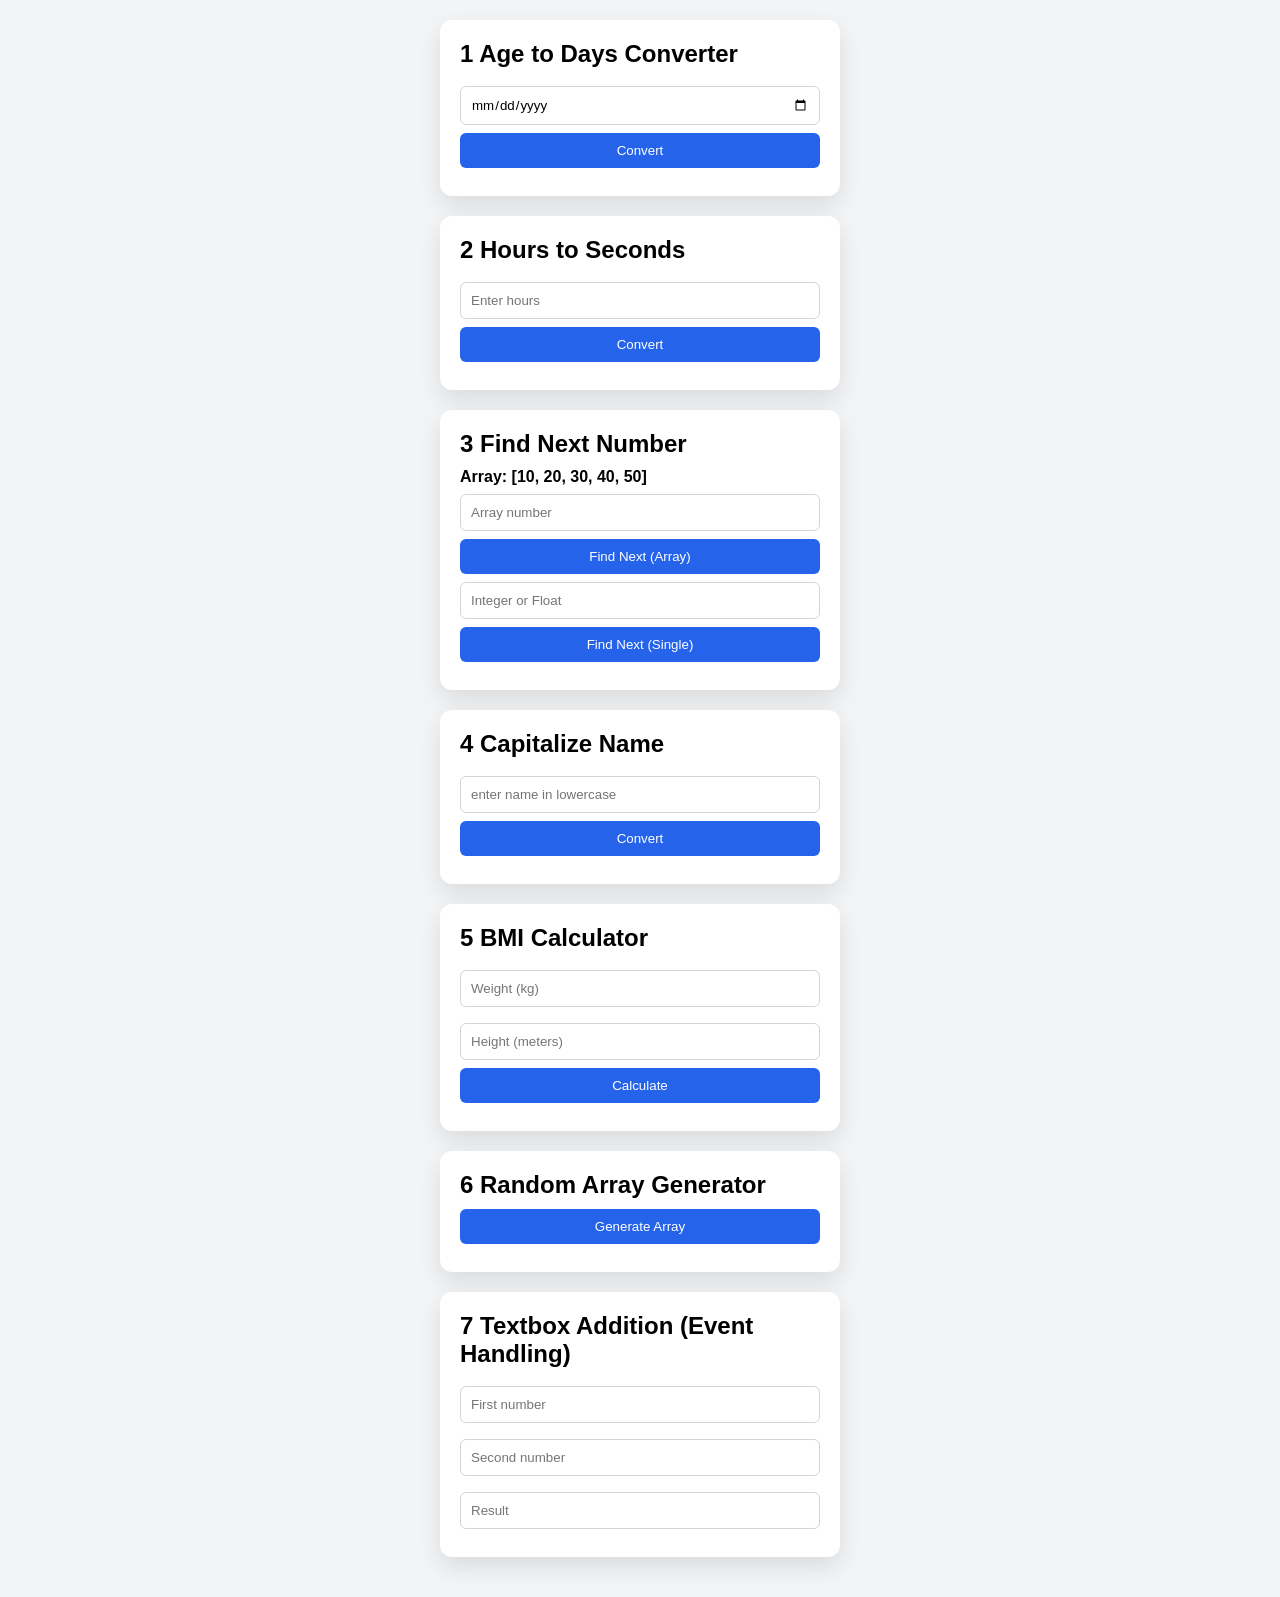
<file: Tasks/task7 -9 Feb/index.html>
<!DOCTYPE html>
<html lang="en">
<head>
  <meta charset="UTF-8">
  <title>JavaScript Practice Tasks</title>
  <link rel="stylesheet" href="style.css">
</head>
<body>

<div class="container">

  <!-- TASK 1 -->
  <section>
    <h2>1️ Age to Days Converter</h2>
    <input type="date" id="dob">
    <button onclick="ageToDays()">Convert</button>
    <p id="ageResult"></p>
  </section>

  <!-- TASK 2 -->
  <section>
    <h2>2️ Hours to Seconds</h2>
    <input type="number" id="hours" placeholder="Enter hours">
    <button onclick="hoursToSeconds()">Convert</button>
    <p id="hoursResult"></p>
  </section>

  <!-- TASK 3 -->
  <section>
    <h2>3️ Find Next Number</h2>
    <p>Array: [10, 20, 30, 40, 50]</p>
    <input type="number" id="arrayInput" placeholder="Array number">
    <button onclick="findNextInArray()">Find Next (Array)</button>

    <input type="number" step="any" id="singleInput" placeholder="Integer or Float">
    <button onclick="findNextSingle()">Find Next (Single)</button>

    <p id="nextResult"></p>
  </section>

  <!-- TASK 4 -->
  <section>
    <h2>4️ Capitalize Name</h2>
    <input type="text" id="nameInput" placeholder="enter name in lowercase">
    <button onclick="capitalizeName()">Convert</button>
    <p id="nameResult"></p>
  </section>

  <!-- TASK 5 -->
  <section>
    <h2>5️ BMI Calculator</h2>
    <input type="number" id="weight" placeholder="Weight (kg)">
    <input type="number" id="height" placeholder="Height (meters)">
    <button onclick="calculateBMI()">Calculate</button>
    <p id="bmiResult"></p>
  </section>

  <!-- TASK 6 -->
  <section>
    <h2>6️ Random Array Generator</h2>
    <button onclick="generateArray()">Generate Array</button>
    <p id="array"></p>
    <p id="first"></p>
    <p id="last"></p>
  </section>

  <!-- TASK 7 -->
  <section>
    <h2>7️ Textbox Addition (Event Handling)</h2>
    <input type="number" id="num1" placeholder="First number">
    <input type="number" id="num2" placeholder="Second number">
    <input type="text" id="sum" placeholder="Result" readonly>
  </section>

</div>

<script src="app.js"></script>
</body>
</html>
</file>
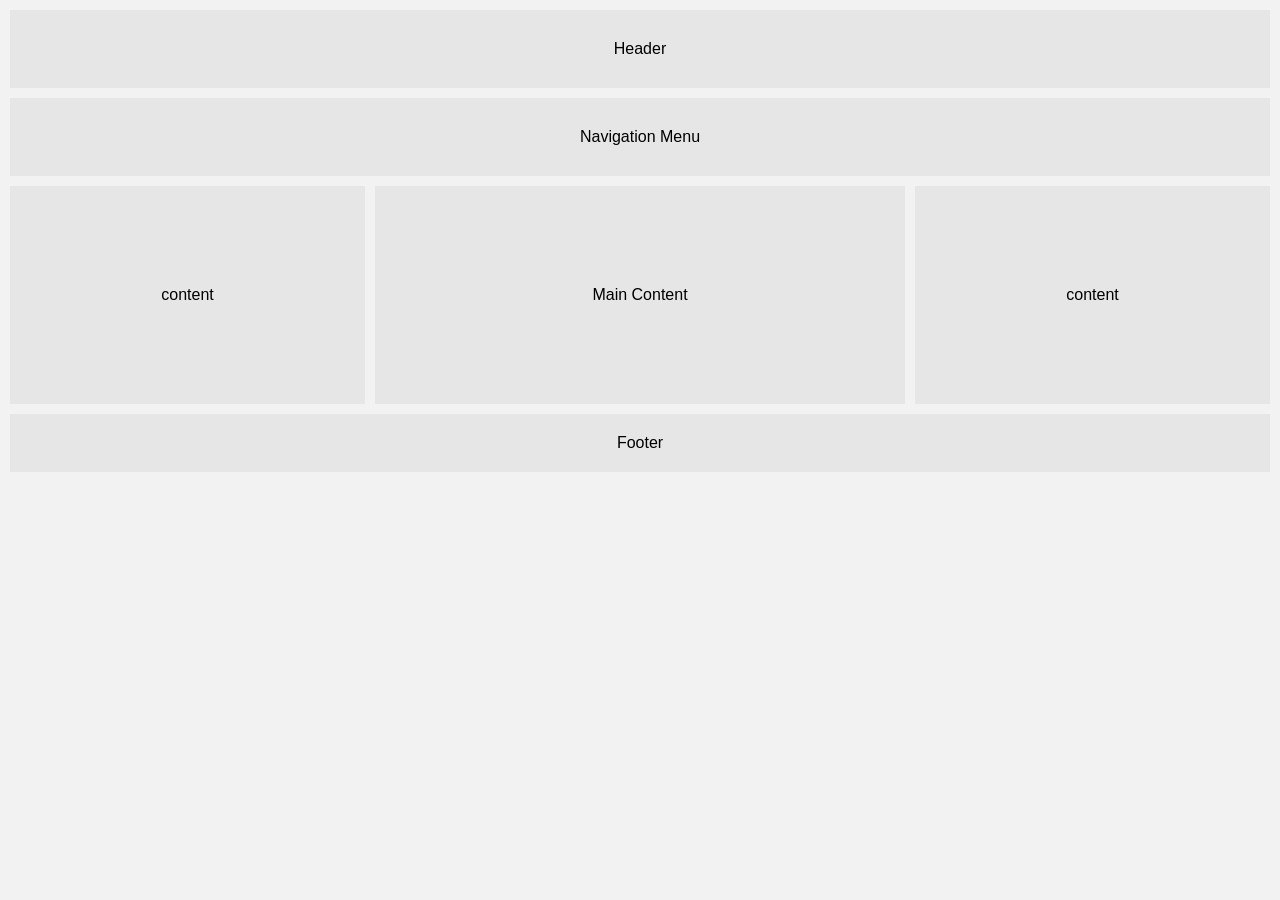
<file: Tasks/task1-26 jan/task1.html>
<!DOCTYPE html>
<html lang="en">
<head>
    <meta charset="UTF-8">
    <meta name="viewport" content="width=device-width, initial-scale=1.0">
    <title>Basic Web Page Layout</title>
    <style>
        body{
            margin: 0;
            font-family: Arial;
            background-color: #f2f2f2;
            text-align: center;
        }

        Header, nav ,footer{
            padding: 30px;
            margin: 10px;
            background: #e6e6e6;
        }

        main{
            display: flex;
            gap: 10px;
            margin: 10px;
        }

        aside{
            background: #e6e6e6;
            width: 25%;
            padding:100px 20px;
        }

        section{
            background: #e6e6e6;
            flex: 1;
            padding:100px 20px;
        }

        footer {
            padding: 20px;
        }
    </style>
  

</head>
<body>
    
    <header>Header</header>
    
    <nav>Navigation Menu</nav>

    <main>
        <aside>content</aside>
        <section>Main Content</section>
        <aside>content</aside>
    </main>

    <footer>Footer</footer>


</body>
</html>
</file>
<file: Tasks/task7 -9 Feb/style.css>
* {
  margin: 0;
  padding: 0;
  box-sizing: border-box;
  font-family: Arial, sans-serif;
}

body {
  background: #f3f4f6;
  padding: 20px;
}

.container {
  max-width: 400px;
  margin: auto;
}

section {
  background: white;
  padding: 20px;
  margin-bottom: 20px;
  border-radius: 12px;
  box-shadow: 0 10px 25px rgba(0,0,0,0.1);
}

h2 {
  margin-bottom: 10px;
}

input {
  width: 100%;
  padding: 10px;
  margin: 8px 0;
  border-radius: 6px;
  border: 1px solid #d1d5db;
}

button {
  width: 100%;
  padding: 10px;
  background: #2563eb;
  color: white;
  border: none;
  border-radius: 6px;
  cursor: pointer;
}

button:hover {
  background: #1e40af;
}

p {
  margin-top: 8px;
  font-weight: bold;
}
</file>
